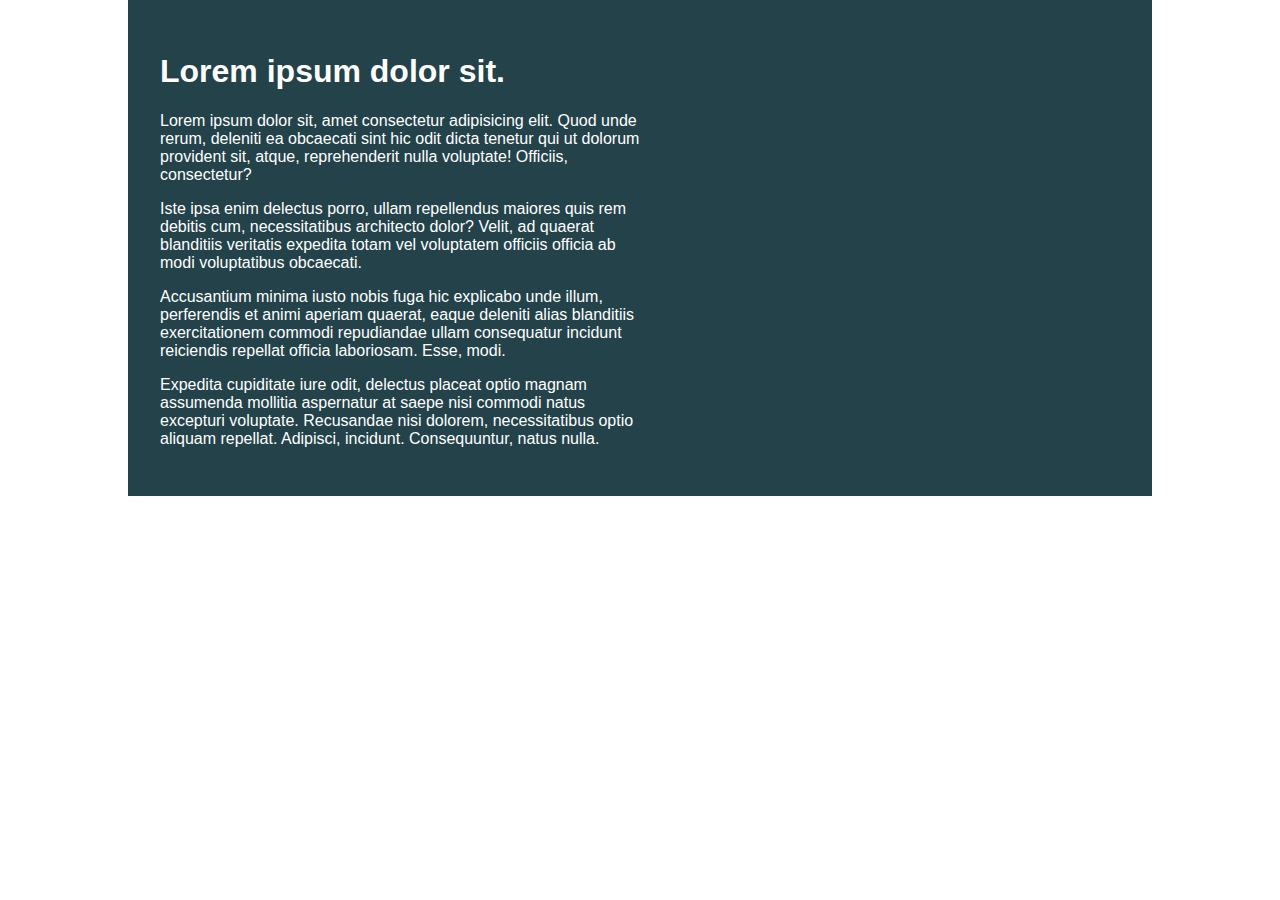
<file: challenge01/index.html>
<!DOCTYPE html>
<html lang="en">

<head>
    <meta charset="UTF-8">
    <meta name="viewport" content="width=device-width, initial-scale=1.0">
    <title>Day 01</title>

    <link rel="stylesheet" href="style.css">
</head>

<body>
    <div class="container">
        <div class="intro-content">
            <h1>Lorem ipsum dolor sit.</h1>
            <p>Lorem ipsum dolor sit, amet consectetur adipisicing elit. Quod unde rerum, deleniti ea obcaecati sint hic
                odit dicta tenetur qui ut dolorum provident sit, atque, reprehenderit nulla voluptate! Officiis,
                consectetur?</p>
            <p>Iste ipsa enim delectus porro, ullam repellendus maiores quis rem debitis cum, necessitatibus architecto
                dolor? Velit, ad quaerat blanditiis veritatis expedita totam vel voluptatem officiis officia ab modi
                voluptatibus obcaecati.</p>
            <p>Accusantium minima iusto nobis fuga hic explicabo unde illum, perferendis et animi aperiam quaerat, eaque
                deleniti alias blanditiis exercitationem commodi repudiandae ullam consequatur incidunt reiciendis
                repellat officia laboriosam. Esse, modi.</p>
            <p>Expedita cupiditate iure odit, delectus placeat optio magnam assumenda mollitia aspernatur at saepe nisi
                commodi natus excepturi voluptate. Recusandae nisi dolorem, necessitatibus optio aliquam repellat.
                Adipisci, incidunt. Consequuntur, natus nulla.</p>
        </div>
    </div>
</body>

</html>
</file>
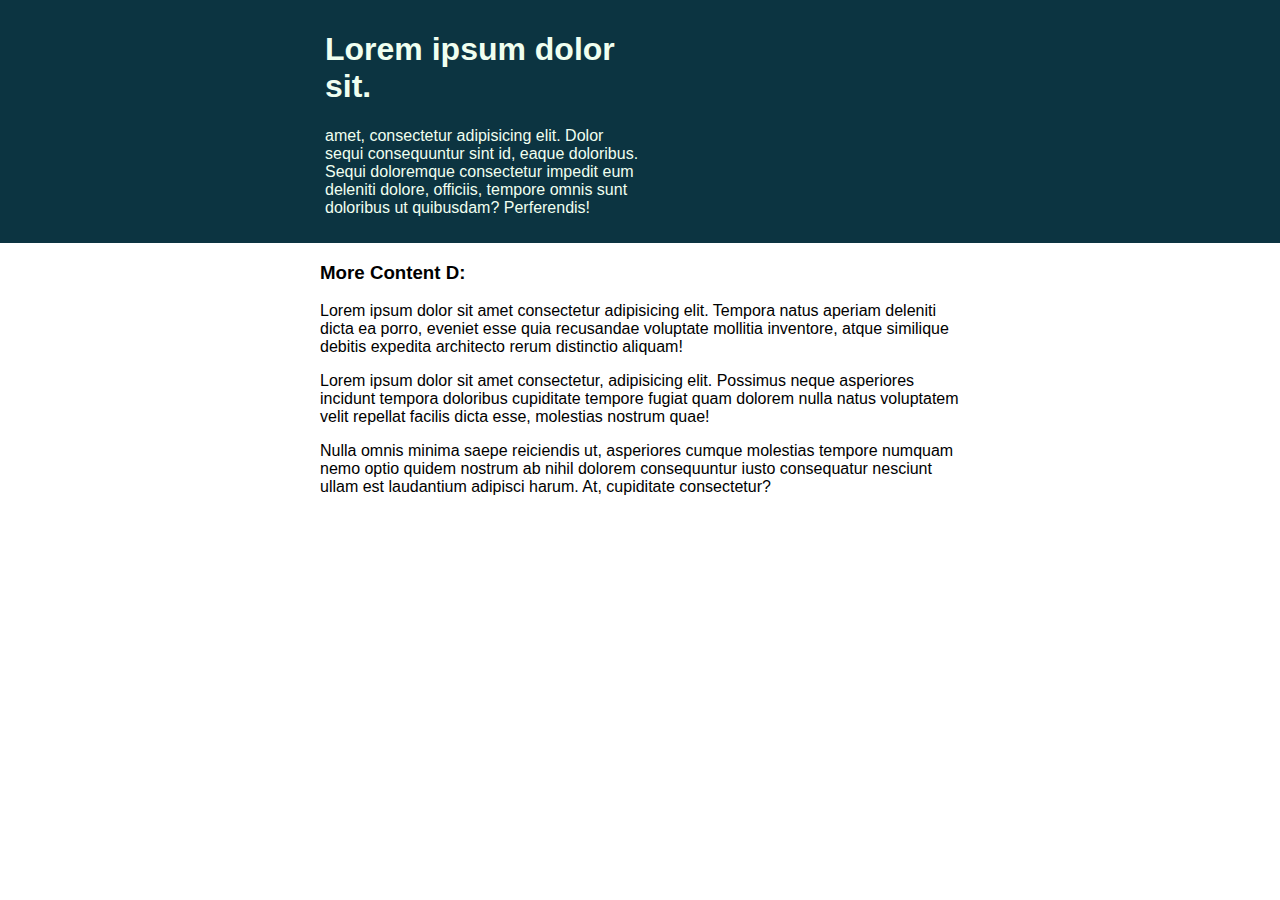
<file: Challenge02/index.html>
<!DOCTYPE html>
<html lang="en">

<head>
    <meta charset="UTF-8">
    <meta http-equiv="X-UA-Compatible" content="IE=edge">
    <meta name="viewport" content="width=device-width, initial-scale=1.0">
    <title>Document</title>
    <link rel="stylesheet" href="style.css">
</head>

<body>

    <div class="top-cont">
        <div class="top-info">
            <section>
                <h1>Lorem ipsum dolor sit.</h1>
                <p>
                    amet, consectetur adipisicing elit. Dolor sequi consequuntur sint id, eaque doloribus. Sequi
                    doloremque
                    consectetur impedit eum deleniti dolore, officiis, tempore omnis sunt doloribus ut quibusdam?
                    Perferendis!
                </p>
            </section>
        </div>
    </div>
    <div class="content">
        <h3> More Content D:</h3>
        <p>
            Lorem ipsum dolor sit amet consectetur adipisicing elit. Tempora natus aperiam deleniti dicta ea porro,
            eveniet
            esse quia recusandae voluptate mollitia inventore, atque similique debitis expedita architecto rerum
            distinctio
            aliquam!
        </p>
        <p>
            Lorem ipsum dolor sit amet consectetur, adipisicing elit. Possimus neque asperiores incidunt tempora
            doloribus cupiditate tempore fugiat quam dolorem nulla natus voluptatem velit repellat facilis dicta esse,
            molestias nostrum quae!
        </p>
        <p>
            Nulla omnis minima saepe reiciendis ut, asperiores cumque molestias tempore numquam nemo optio quidem
            nostrum ab nihil dolorem consequuntur iusto consequatur nesciunt ullam est laudantium adipisci harum. At,
            cupiditate consectetur?
        </p>
    </div>
</body>

</html>
</file>
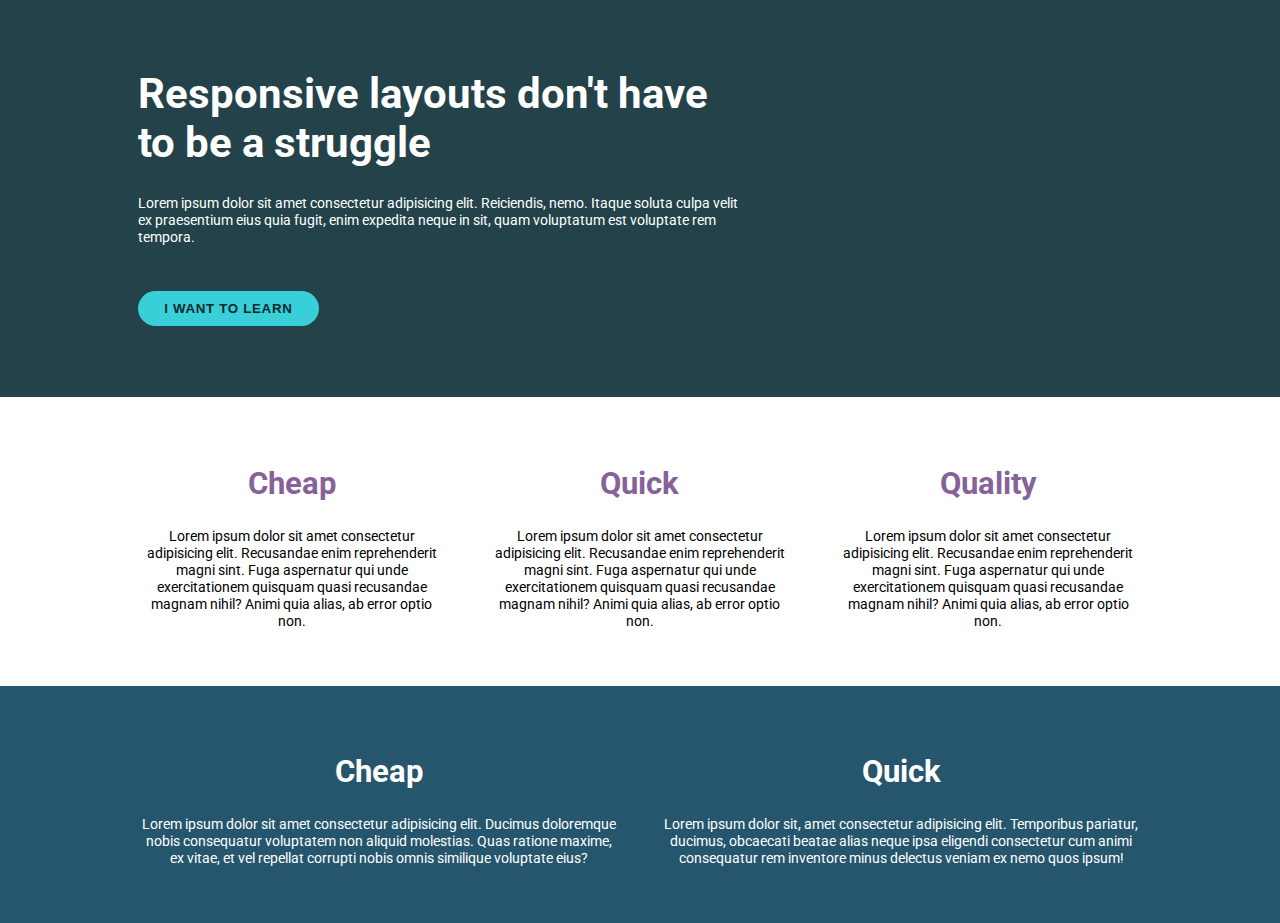
<file: Challenge03/index.html>
<!DOCTYPE html>
<html lang="en">

<head>
    <meta charset="UTF-8">
    <meta http-equiv="X-UA-Compatible" content="IE=edge">
    <meta name="viewport" content="width=device-width, initial-scale=1.0">
    <title>Challenge 03</title>
    <link rel="preconnect" href="https://fonts.gstatic.com">
    <link href="https://fonts.googleapis.com/css2?family=Roboto:wght@400;700;900&display=swap" rel="stylesheet">
    <link rel="stylesheet" href="style.css">
</head>

<body>
    <div class="head">
        <div class="container">
            <div class="head__text">
                <h1> Responsive layouts don't have to be a struggle</h1>
                <p>
                    Lorem ipsum dolor sit amet consectetur adipisicing elit. Reiciendis, nemo. Itaque soluta culpa velit
                    ex
                    praesentium eius quia fugit, enim expedita neque in sit, quam voluptatum est voluptate rem tempora.
                </p>
            </div>
            <button class="head__btn" type="submit"> I want to learn</button>
        </div>
    </div>
    <div class="column3">
        <div class="container row">
            <div class="col">
                <h2 class="column3__h2"> Cheap </h1>
                    <p> Lorem ipsum dolor sit amet consectetur adipisicing elit. Recusandae enim reprehenderit magni
                        sint.
                        Fuga aspernatur qui unde exercitationem quisquam quasi recusandae magnam nihil? Animi quia
                        alias, ab
                        error optio non. </p>
            </div>
            <div class="col">
                <h2 class="column3__h2"> Quick </h1>
                    <p> Lorem ipsum dolor sit amet consectetur adipisicing elit. Recusandae enim reprehenderit magni
                        sint.
                        Fuga aspernatur qui unde exercitationem quisquam quasi recusandae magnam nihil? Animi quia
                        alias, ab
                        error optio non. </p>
            </div>
            <div class="col">
                <h2 class="column3__h2"> Quality </h1>
                    <p> Lorem ipsum dolor sit amet consectetur adipisicing elit. Recusandae enim reprehenderit magni
                        sint.
                        Fuga aspernatur qui unde exercitationem quisquam quasi recusandae magnam nihil? Animi quia
                        alias, ab
                        error optio non. </p>
            </div>
        </div>
    </div>
    <div class="column2">
        <div class="container row">
            <div class="col">
                <h2> Cheap </h1>
                    <p> Lorem ipsum dolor sit amet consectetur adipisicing elit. Ducimus doloremque nobis
                        consequatur
                        voluptatem
                        non
                        aliquid molestias. Quas ratione maxime, ex vitae, et vel repellat corrupti nobis omnis
                        similique
                        voluptate
                        eius?</p>
            </div>
            <div class="col">
                <h2> Quick </h1>
                    <p>
                        Lorem ipsum dolor sit, amet consectetur adipisicing elit. Temporibus pariatur, ducimus,
                        obcaecati
                        beatae
                        alias neque ipsa eligendi consectetur cum animi consequatur rem inventore minus delectus
                        veniam
                        ex
                        nemo
                        quos
                        ipsum!</p>
            </div>
        </div>
    </div>
</body>

</html>
</file>
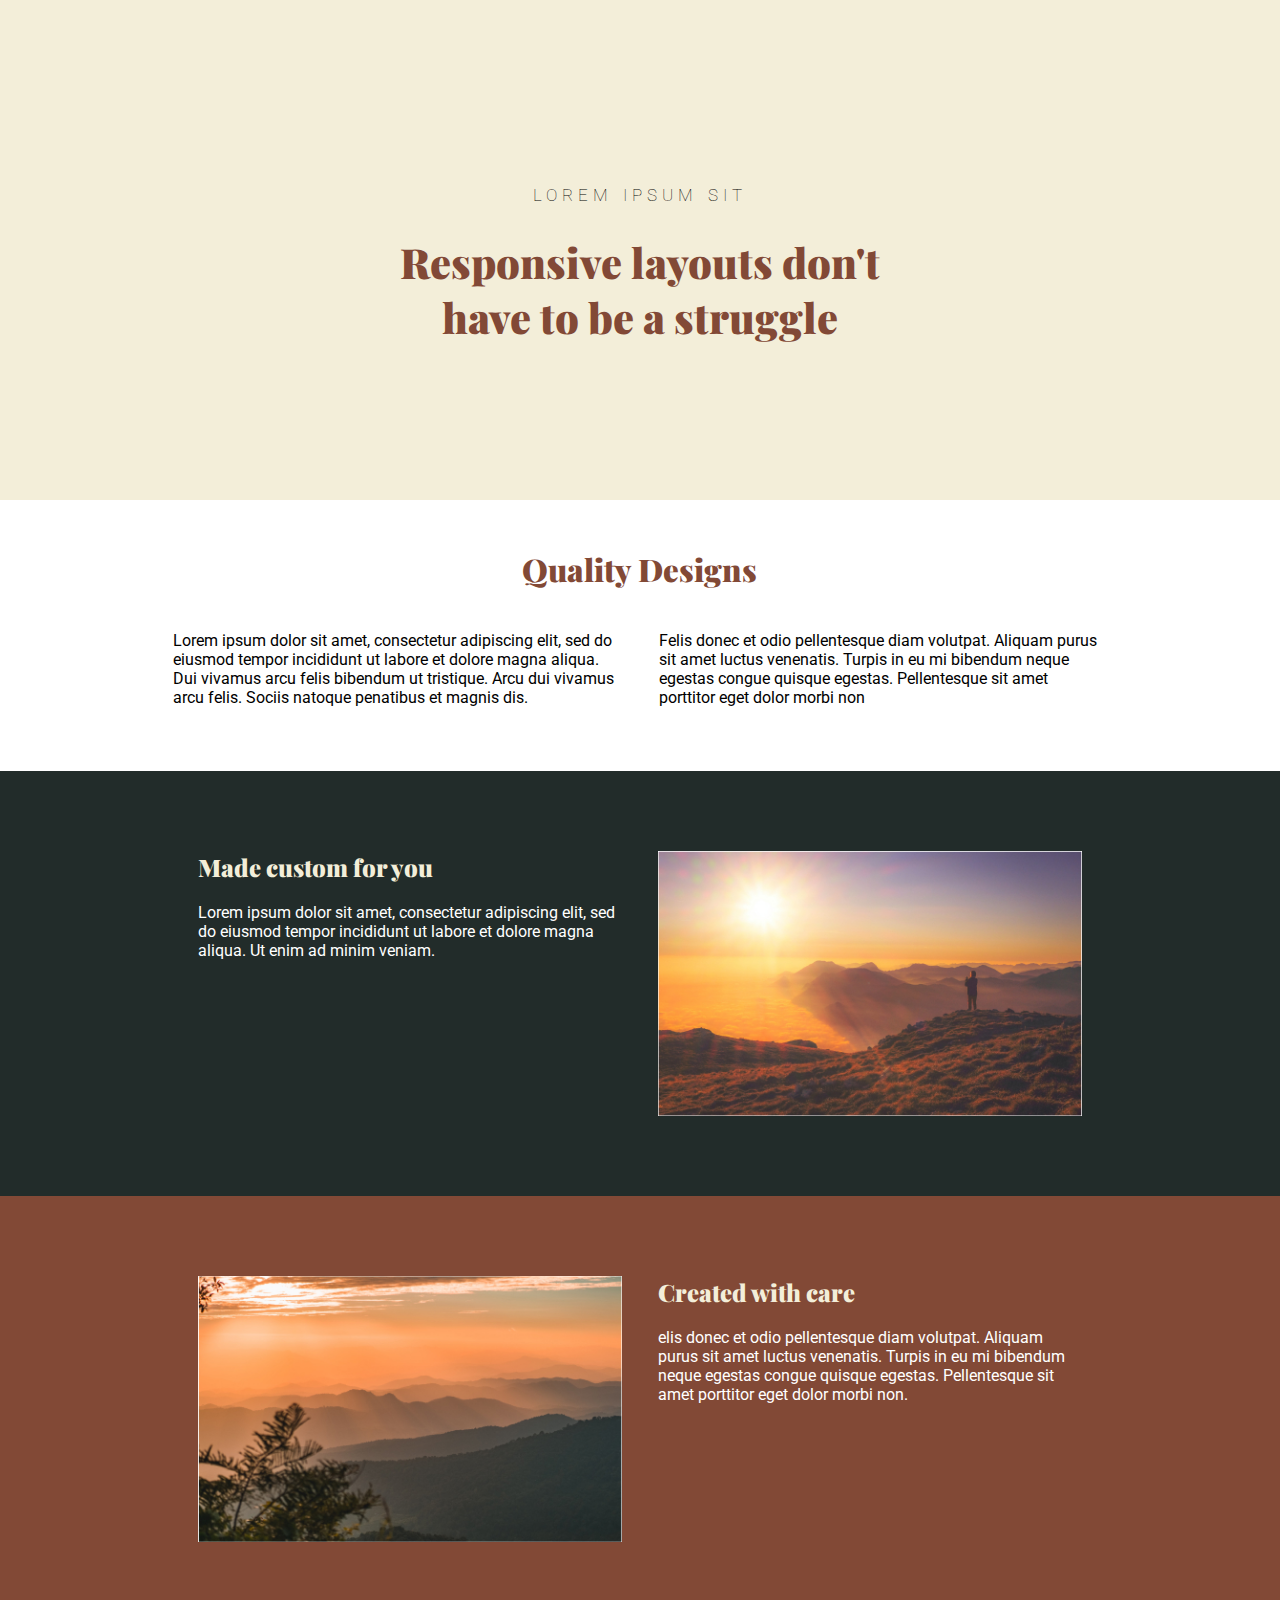
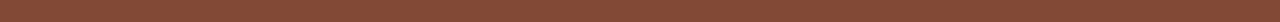
<file: FlexboxChallenge04/index.html>
<!DOCTYPE html>
<html lang="en">

<head>
    <meta charset="UTF-8">
    <meta http-equiv="X-UA-Compatible" content="IE=edge">
    <meta name="viewport" content="width=device-width, initial-scale=1.0">
    <title>Flexbox Challenge 04</title>
    <link rel="preconnect" href="https://fonts.gstatic.com">
    <link
        href="https://fonts.googleapis.com/css2?family=Playfair+Display:wght@900&family=Roboto:wght@300;400&display=swap"
        rel="stylesheet">
    <link rel="stylesheet" href="style.css">
</head>

<body>
    <header>
        <div class="hero">
            <div class="container">
                <h5> lorem ipsum sit </h5>
                <h1>Responsive layouts don't <br>
                    have to be a struggle</h1>
            </div>
        </div>
    </header>
    <main>
        <div class="container">
            <h2>Quality Designs </h3>
                <div class="text__main  row">
                    <p class="paragraph1__main">
                        Lorem ipsum dolor sit amet, consectetur adipiscing elit,
                        sed do eiusmod tempor incididunt ut labore et dolore
                        magna aliqua. Dui vivamus arcu felis bibendum ut
                        tristique. Arcu dui vivamus arcu felis. Sociis natoque
                        penatibus et magnis dis.
                    </p>
                    <p class="paragraph2__main">
                        Felis donec et odio pellentesque diam volutpat. Aliquam
                        purus sit amet luctus venenatis. Turpis in eu mi
                        bibendum neque egestas congue quisque egestas.
                        Pellentesque sit amet porttitor eget dolor morbi non
                    </p>
                </div>
        </div>
    </main>
    <article class="cont1">
        <div class="container row">
            <div class="cont1__text">
                <h2> Made custom for you</h2>
                <p>
                    Lorem ipsum dolor sit amet, consectetur adipiscing elit,
                    sed do eiusmod tempor incididunt ut labore et dolore
                    magna aliqua. Ut enim ad minim veniam.</p>
            </div>
            <img class="cont1__img" src="image-01.jpg" alt="sunset scenery">
        </div>

    </article>
    <article class="cont2 ">
        <div class="container row">
            <img class="cont2__img" src="image-02.jpg" alt="sunset scenery">
            <div class="cont2__text">
                <h2> Created with care</h2>
                <p>
                    elis donec et odio pellentesque diam volutpat. Aliquam
                    purus sit amet luctus venenatis. Turpis in eu mi
                    bibendum neque egestas congue quisque egestas.
                    Pellentesque sit amet porttitor eget dolor morbi non.</p>
            </div>
        </div>
    </article>



</body>

</html>
</file>
<file: challenge01/style.css>
/* INSTRUCTIONS
 *
 * 1) Limit the total width of
 *    the .intro-content to about half
 *    of it's parent
 *
 * 2) Stop the text from overflowing
 *    out the bottom at small screen
 *    widths
 *
 * You may modify the HTML if needed
 *
 */

* {
  box-sizing: border-box;
}

body {
  margin: 0;
  font-family: sans-serif;
}

.container {
  background: #23424a;
  color: white;

  width: 80%;
  margin: 0 auto;

  padding: 2em;
}

.intro-content{
  width: 50%;
}
</file>
<file: Challenge02/style.css>
*{
    box-sizing: border-box;
}
body{
    margin: 0;
    font-family: sans-serif;
}

.top-cont{
    background-color: rgb(12, 52, 65);
    margin: 0 auto;
    padding: 10px;
    width: 100%;

}
.top-info{
    width: 50%;
    margin: 0 auto;
}
section{
    width: 50%;
    color: honeydew;
}
.content{
    width: 50%;
    margin: 0 auto;
}
</file>
<file: Challenge03/style.css>
*{
    box-sizing: border-box;
}
body{
    font-family: 'Roboto', sans-serif;
    margin: 0;
    font-size: 1.3rem;
}
.head{
    background-color: #23424A;
    width: 100%;
}
.container{
    width: 85%;
    max-width: 1100px;
    margin: 0 auto ;
    padding: 2em;
}
.head__text{
    width: 60%;
    color: white;
}
p{
    font-size: 0.9rem;
}
.head__btn{
    background-color: #38CFD9;
    color: #072A2D;
    margin: 30px 0;
    padding: .75em 2em;

    border: none;
    border-radius: 100px;
    
    font-weight: 700;
    text-transform: uppercase;
    letter-spacing: 0.05em;
}
.row{
    display: flex;
    /* by default, display flex organize teh content in rows  */
        /* gap: 2em; */
    /* gap is only supports in firefox... don't used it :( */
}
.col{
    /* by default : flex items */
    width: 100%;
    text-align: center;
}
.col + .col {
    /* check the plus, PLEASE!!  this will take only the two columns on the left*/
    margin-left: 40px ;
}
.column3__h2{
    color:#87629A;
}
.column3 p{
    color: black;
}
.column2{
    color: white;
    background-color: #26566d;
    width: 100%;
}
</file>
<file: FlexboxChallenge04/style.css>
:root {
    --hero-background: #F3EED9;
    --cont1-background: #222C2A;
    --cont2-background: #824936;
}

*, *::before, ::after {
    box-sizing: border-box;
    }

body {
    margin: 0;
    font-family: 'Roboto', sans-serif;
    font-size: 1.3rem;
}

.container {
    padding: 3rem 2rem ;
    max-width: 1128px;
    align-items: top;
    width: 78%;
    margin: 0 auto;
}

.row {
    display: flex;
    justify-content: space-between;
}

.hero {
    background-color: var(--hero-background);
    text-align: center;
    min-height: 500px;

    display: flex;
    align-items: center;
    }

.hero h1{
    color: var(--cont2-background);
    margin: 0 auto;
    font-family: 'Playfair Display', serif;
    font-weight: 900;
}

main h2 {
    text-align: center;
    color: var(--cont2-background);
    margin-bottom: .8em;
}

.cont1 {
background-color: var(--cont1-background);
}

.cont2 {
    background-color: var(--cont2-background);
}

.cont1,
.cont2 {
    padding: 2rem;
    color: white;
    font-size: 1rem;
}

.paragraph1__main,
.paragraph2__main,
.cont1__text,
.cont2__text {
    width: 48%;
    justify-content: space-between;
}

.cont1__img,
.cont2__img {
    object-fit: contain;
    width: 48%;
}

h5 {
    text-transform: uppercase;
    letter-spacing: .3em;
    font-weight:lighter ;
}

p {
    font-size: 1rem;
}

h2 {

   color: var(--hero-background); 
   margin-top: 0;
   font-family: 'Playfair Display', serif;
   font-weight: 900;
}

@media (max-width: 750px){
    .row {
        display: block;
    }
    .container {
        display: table;
        width: 90%;  
    }

    .hero {
        padding: 4rem 2rem;
    }
    
    h5 {
        margin-bottom: .5em;
    }

    .hero h1{
        width: 85%;
        margin: 0 auto;
    }

    .paragraph1__main,
    .paragraph2__main,
    .cont1__text,
    .cont2__text {
        width: 100%;
        justify-content: space-between;
        text-align: justify;
    }

    .text__main {
        padding: 1.5em;
    }

    .cont1__img,
    .cont2__img {
        object-fit: contain;
        width: 100%;
        margin-top: 1em;
    }

    .cont2 {
        display: flex;
        flex-direction: column-reverse;
    }

    .cont2__img {
        display: table-row-group;
    }

    .cont2__text {
        display: table-header-group;
    }

}
</file>
